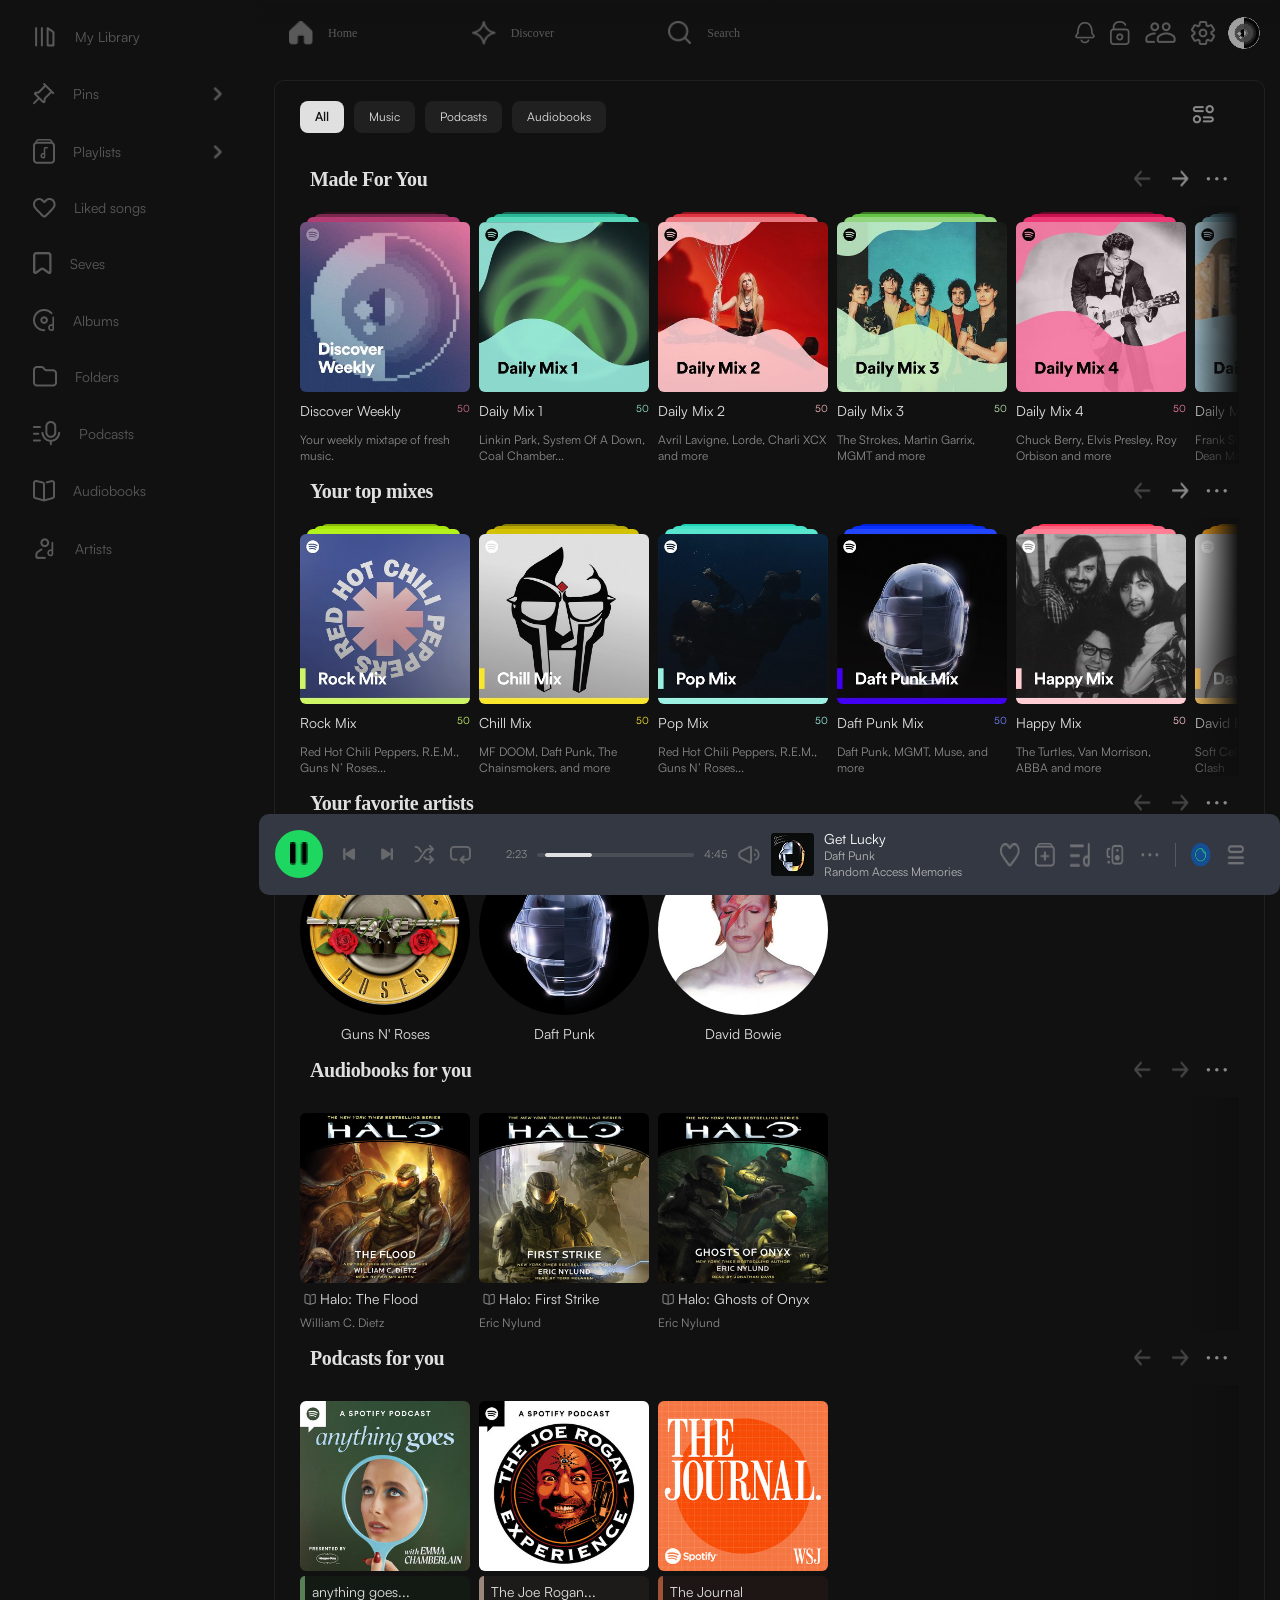
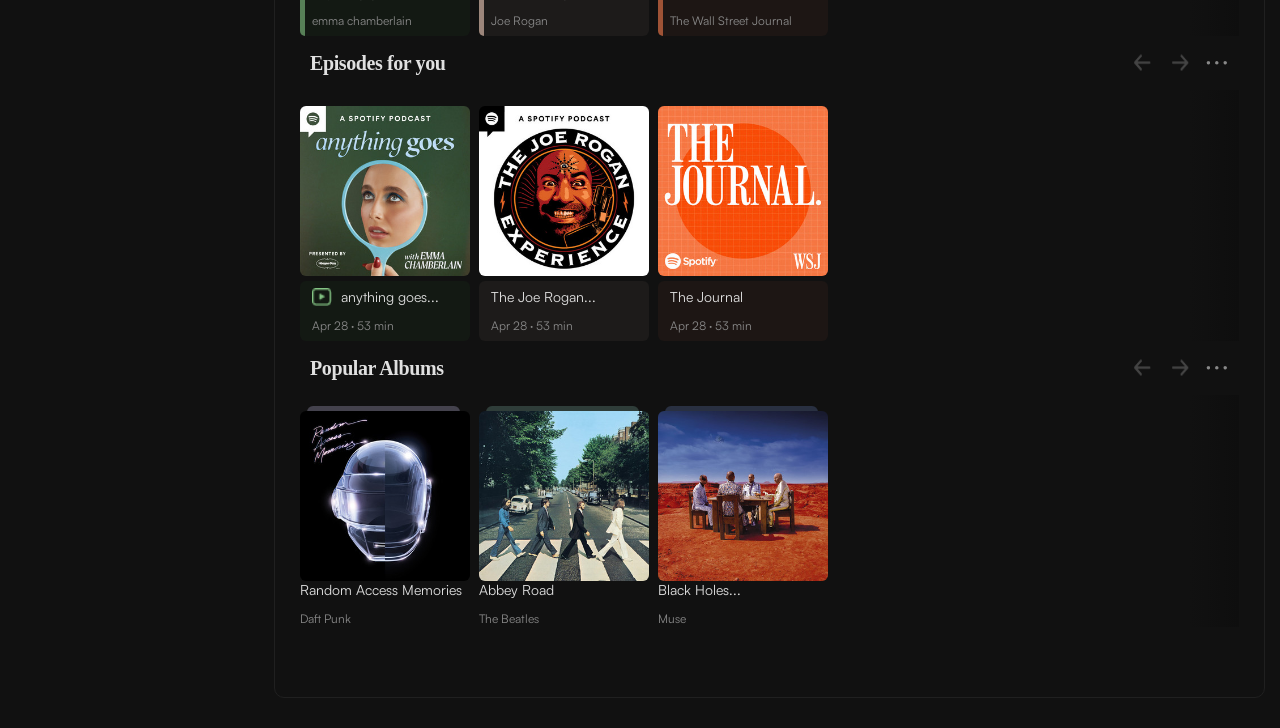
<file: index.html>
<!DOCTYPE html>
<html lang="en">

<head>
    <meta charset="UTF-8">
    <meta name="viewport" content="width=device-width, initial-scale=1.0">
    <title>Spotifly</title>
    <link rel="stylesheet" href="./css/main.css">
</head>

<body>
    <!-- 

    ASIDE BAR
    
    Needs to be asigned~~~~~~~

    -->
    <aside class="sidebar">
        <ul class="sidebar-actions">
            <li class="sidebar-action"><a class="action-name"><img src="./assets/images/asideimgs/lybrarydesktop.png" alt="Library" class="action-icon">My Library</a></li>
            <li class="sidebar-action"><a class="action-name"><img src="./assets/images/asideimgs/pins.png" alt="Pins" class="action-icon">Pins</a>
                <span class="dropdown-button"><img src="./assets/images/asideimgs/dropdown.png" alt="Dropdown"></span></li>
            <li class="sidebar-action"><a class="action-name"><img src="./assets/images/asideimgs/playlist.png" alt="Playlists" class="action-icon">Playlists</a>
                <span class="dropdown-button"><img src="./assets/images/asideimgs/dropdown.png" alt="Dropdown"></span></li>
            <li class="sidebar-action"><a class="action-name"><img src="./assets/images/asideimgs/likedsongs.png" alt="Likedsongs" class="action-icon">Liked songs</a></li>
            <li class="sidebar-action"><a class="action-name"><img src="./assets/images/asideimgs/saves.png" alt="Saves" class="action-icon">Seves</a></li>
            <li class="sidebar-action"><a class="action-name"><img src="./assets/images/asideimgs/albums.png" alt="Albums" class="action-icon">Albums</a></li>
            <li class="sidebar-action"><a class="action-name"><img src="./assets/images/asideimgs/folders.png" alt="Folders" class="action-icon">Folders</a></li>
            <li class="sidebar-action"><a class="action-name"><img src="./assets/images/asideimgs/podcasts.png" alt="Podcasts" class="action-icon">Podcasts</a></li>
            <li class="sidebar-action"><a class="action-name"><img src="./assets/images/asideimgs/audiobooks.png" alt="Audiobooka" class="action-icon">Audiobooks</a></li>
            <li class="sidebar-action"><a class="action-name"><img src="./assets/images/asideimgs/artists.png" alt="Action" class="action-icon">Artists</a></li>
        </ul>
    </aside>


    <main>


        <!-- Needs to be asigned ~~~~~~~~~ -->



        <!-- 

        NAVIGATION

         Attention:
         To the person who works on this section!!

         I have not added some icons for the header navigation because they are not visible on phone design yet.
         whenever anyone will make the responsive design for desktop, don't forget to add missing icons to this section
         and position the navigation normally at the top of the page
        -->
<!--This is my section, Julie-->
        <nav class="header-nav">
            <section class="nav-phone">
                <a href="./index.html" class="nav-item">
                    <img src="./assets/images/homeicon.png" alt="home" class="nav-icon">
                    <span class="nav-title">Home</span>
                </a>
                <a href="#" class="nav-item">
                    <img src="./assets/images/staricon.png" alt="Star" class="nav-icon">
                    <span class="nav-title">Discover</span>
                </a>
                <a href="./search.html" class="nav-item">
                    <img src="./assets/images/searchbtn.png" alt="Search" class="nav-icon">
                    <span class="nav-title">Search</span>
                </a>
                <a href="#" class="nav-item">
                    <img src="./assets/images/lybrary.png" alt="Library" class="nav-icon library">
                    <span class="nav-title library">Library</span>
                </a>
                <a href="#" class="nav-item">
                    <img src="./assets/images/personme.png" alt="Profile" class="nav-icon person">
                    <span class="nav-title person">Me</span>
                </a>
            <div class="header-actions">
                <a href="#">
                    <img src="./assets/images/bell.png" class="action-item" alt="Bell">
                </a>
                <a href="#">
                    <img src="./assets/images/lock.png" class="action-item" alt="Padlock">
                </a>
                <button href="#" id="open-friends">
                    <img src="./assets/images/people.png" class="action-item" alt="People">
                </button>
                <a href="#">
                    <img src="./assets/images/setting.png" class="action-item" alt="Setting">
                </a>
                <a href="#">
                    <img src="./assets/images/sprite.png" class="action-item" alt="Sprite">
                </a>      
            </div>
            </section>
        </nav>
        <!--My section ends here. Julie-->

        

        <!-- Needs to be asigned ~~~~~~~~~ -->

        <!-- 

        MAIN SECTIOn

        Attention:
        To the person who works on this section!!

        on desktop mode there is a navigation with arrow buttons missing on the phone menu because of horizontal scroll.
        horizontal scroll has to be responsive and normal.
        I have not added the artists row to the main section so that has to be done as well.
        -->
        


            <!-- 
            
            SANDROS SECTION
            
            -->



            
            
            
            
            <!-- 
                
            My section from here
            
            -->
        <section class="main-section" id="main-section">
            <section class="main-cards">
                <section class="main-section-filters">
                    <div class="filter-buttons">
    
                        <section class="filter-left">
                            <button class="filter-button desktop">All</button>
                            <button class="filter-button">Music</button>
                            <button class="filter-button">Podcasts</button>
                            <button class="filter-button">Audiobooks</button>
                        </section>
    
                        <button class="filter-button other">
                            <img src="./assets/images/icons big.png" alt="other filters" class="other-filter">
                        </button>
                    </div>
    
                    <div class="recents-list">
    
                        <a href="#" class="recent-item">
                            <img src="./assets/images/Rectangle 6.png" alt="album cover" class="recent-item-img">
                            <div class="recent-item-desc">
                                <span class="recent-item-title">Get Lucky feat...</span>
                                <span class="recent-item-artist">Daft Punk</span>
                            </div>
                        </a>
    
                        <a href="#" class="recent-item">
                            <img src="./assets/images/image 8.png" alt="album cover" class="recent-item-img">
                            <div class="recent-item-desc">
                                <span class="recent-item-title">Daily Mix 2</span>
                            </div>
                        </a>
    
                        <a href="#" class="recent-item">
                            <img src="./assets/images/image 6.png" alt="album cover" class="recent-item-img">
                            <div class="recent-item-desc">
                                <span class="recent-item-title">Daily Mix 1</span>
                            </div>
                        </a>
    
                        <a href="#" class="recent-item">
                            <img src="./assets/images/Rectangle 6.png" alt="album cover" class="recent-item-img">
                            <div class="recent-item-desc">
                                <span class="recent-item-title">Instant Crush</span>
                                <span class="recent-item-artist">Daft Punk</span>
                            </div>
                        </a>
    
                        <a href="#" class="recent-item">
                            <img src="./assets/images/Rectangle 6.png" alt="album cover" class="recent-item-img">
                            <div class="recent-item-desc">
                                <span class="recent-item-title">Around the Wo...</span>
                                <span class="recent-item-artist">Daft Punk</span>
                            </div>
                        </a>
    
                        <a href="#" class="recent-item">
                            <img src="./assets/images/image 2.png" alt="album cover" class="recent-item-img">
                            <div class="recent-item-desc">
                                <span class="recent-item-title">Rock Mix</span>
                            </div>
                        </a>
    
                    </div>
    
                </section>
                <section class="main-cards-title">
                    <h3 class="card-title">Made For You</h3>
                    <section class="card-nav">
                        <img src="./assets/images/left arrow.png" alt="left arrow" class="card-nav-arrow-left">
                        <img src="./assets/images/right arrow.png" alt="right arrow" class="card-nav-arrow-right">
                        <img src="./assets/images/dots.png" alt="three dots" class="card-settings"> 
                    </section>
                </section>
                <section class="main-cards-row">
                    <section class="main-card">
                        <img src="./assets/images/discover.png" alt="discovery mix" class="main-card-img">
                        <div class="main-card-boxes-one pink"></div>
                        <div class="main-card-boxes-two pink"></div>
                        <div class="main-card-boxes-three pink"></div>
                        <div class="main-card-playbtn">
                            <img src="./assets/images/play.png" alt="playbtn" class="card-playbtn">
                        </div>
                        <section class="main-card-text">
                            <span class="collection-title">Discover Weekly</span>
                            <span class="collection-count pink">50</span>
                        </section>
                        <span class="collection-desc">Your weekly mixtape of fresh music.</span>
                    </section>
                    <section class="main-card">
                        <img src="./assets/images/mix1.png" alt="mix 1" class="main-card-img">
                        <div class="main-card-boxes-one cyan"></div>
                        <div class="main-card-boxes-two cyan"></div>
                        <div class="main-card-boxes-three cyan"></div>
                        <div class="main-card-playbtn">
                            <img src="./assets/images/play.png" alt="playbtn" class="card-playbtn">
                        </div>
                        <section class="main-card-text">
                            <span class="collection-title">Daily Mix 1</span>
                            <span class="collection-count cyan">50</span>
                        </section>
                        <span class="collection-desc">Linkin Park, System Of A Down, Coal Chamber...</span>
                    </section>
                    <section class="main-card">
                        <img src="./assets/images/mix2.png" alt="mix 2" class="main-card-img">
                        <div class="main-card-boxes-one lpink"></div>
                        <div class="main-card-boxes-two lpink"></div>
                        <div class="main-card-boxes-three lpink"></div>
                        <div class="main-card-playbtn">
                            <img src="./assets/images/play.png" alt="playbtn" class="card-playbtn">
                        </div>
                        <section class="main-card-text">
                            <span class="collection-title">Daily Mix 2</span>
                            <span class="collection-count lpink">50</span>
                        </section>
                        <span class="collection-desc">Avril Lavigne, Lorde, Charli XCX and more</span>
                    </section>
                    <section class="main-card">
                        <img src="./assets/images/mix3.png" alt="mix 3" class="main-card-img">
                        <div class="main-card-boxes-one lgreen"></div>
                        <div class="main-card-boxes-two lgreen"></div>
                        <div class="main-card-boxes-three lgreen"></div>
                        <div class="main-card-playbtn">
                            <img src="./assets/images/play.png" alt="playbtn" class="card-playbtn">
                        </div>
                        <section class="main-card-text">
                            <span class="collection-title">Daily Mix 3</span>
                            <span class="collection-count lgreen">50</span>
                        </section>
                        <span class="collection-desc">The Strokes, Martin Garrix, MGMT and more</span>
                    </section>
                    <section class="main-card">
                        <img src="./assets/images/mix4.png" alt="mix 4" class="main-card-img">
                        <div class="main-card-boxes-one lred"></div>
                        <div class="main-card-boxes-two lred"></div>
                        <div class="main-card-boxes-three lred"></div>
                        <div class="main-card-playbtn">
                            <img src="./assets/images/play.png" alt="playbtn" class="card-playbtn">
                        </div>
                        <section class="main-card-text">
                            <span class="collection-title">Daily Mix 4</span>
                            <span class="collection-count lred">50</span>
                        </section>
                        <span class="collection-desc">Chuck Berry, Elvis Presley, Roy Orbison and more</span>
                    </section>
                    <section class="main-card">
                        <img src="./assets/images/mix6.png" alt="mix 5" class="main-card-img">
                        <div class="main-card-boxes-one lblue"></div>
                        <div class="main-card-boxes-two lblue"></div>
                        <div class="main-card-boxes-three lblue"></div>
                        <div class="main-card-playbtn">
                            <img src="./assets/images/play.png" alt="playbtn" class="card-playbtn">
                        </div>
                        <section class="main-card-text">
                            <span class="collection-title">Daily Mix 5</span>
                            <span class="collection-count lblue">50</span>
                        </section>
                        <span class="collection-desc">Frank Sinatra, Gerhard Trede, Dean Martin and more</span>
                    </section>
                    <section class="main-card">
                        <img src="./assets/images/nirvana.png" alt="nirvana mix" class="main-card-img">
                        <div class="main-card-boxes-one yellow"></div>
                        <div class="main-card-boxes-two yellow"></div>
                        <div class="main-card-boxes-three yellow"></div>
                        <div class="main-card-playbtn">
                            <img src="./assets/images/play.png" alt="playbtn" class="card-playbtn">
                        </div>
                        <section class="main-card-text">
                            <span class="collection-title">Nirvana Radio</span>
                            <span class="collection-count yellow">50</span>
                        </section>
                        <span class="collection-desc">The Strokes, Martin Garrix, MGMT and more</span>
                    </section>
                    <section class="main-card">
                        <img src="./assets/images/fob.png" alt="fallout boy radio" class="main-card-img">
                        <div class="main-card-boxes-one lbrown"></div>
                        <div class="main-card-boxes-two lbrown"></div>
                        <div class="main-card-boxes-three lbrown"></div>
                        <div class="main-card-playbtn">
                            <img src="./assets/images/play.png" alt="playbtn" class="card-playbtn">
                        </div>
                        <section class="main-card-text">
                            <span class="collection-title">Fall Out Boy Radio</span>
                            <span class="collection-count lbrown">50</span>
                        </section>
                        <span class="collection-desc">With Panic! At The Disco, The All-American Rejects,...</span>
                    </section>
                    <section class="main-card">
                        <img src="./assets/images/adele.png" alt="adele radio" class="main-card-img">
                        <div class="main-card-boxes-one lorange"></div>
                        <div class="main-card-boxes-two lorange"></div>
                        <div class="main-card-boxes-three lorange"></div>
                        <div class="main-card-playbtn">
                            <img src="./assets/images/play.png" alt="playbtn" class="card-playbtn">
                        </div>
                        <section class="main-card-text">
                            <span class="collection-title">Adele Radio</span>
                            <span class="collection-count lorange">50</span>
                        </section>
                        <span class="collection-desc">With Sia, Sam Smith, P!nk and more</span>
                    </section>
                    <section class="main-card">
                        <img src="./assets/images/daft punk.png" alt="dp (daft punk)" class="main-card-img">
                        <div class="main-card-boxes-one green"></div>
                        <div class="main-card-boxes-two green"></div>
                        <div class="main-card-boxes-three green"></div>
                        <div class="main-card-playbtn">
                            <img src="./assets/images/play.png" alt="playbtn" class="card-playbtn">
                        </div>
                        <section class="main-card-text">
                            <span class="collection-title">Daft Punk Radio</span>
                            <span class="collection-count green">50</span>
                        </section>
                        <span class="collection-desc">With Justice, The Chemical Brothers, ...</span>
                    </section>
                    <section class="main-card">
                        <img src="./assets/images/abba.png" alt="abba radio" class="main-card-img">
                        <div class="main-card-boxes-one lpurple"></div>
                        <div class="main-card-boxes-two lpurple"></div>
                        <div class="main-card-boxes-three lpurple"></div>
                        <div class="main-card-playbtn">
                            <img src="./assets/images/play.png" alt="playbtn" class="card-playbtn">
                        </div>
                        <section class="main-card-text">
                            <span class="collection-title">ABBA Radio</span>
                            <span class="collection-count lpurple">50</span>
                        </section>
                        <span class="collection-desc">With Honey M., Bee Gees, Bonnie Tyler, and more</span>
                    </section>
                    <section class="main-card">
                        <img src="./assets/images/mix3 repeat.png" alt="old mix 3" class="main-card-img">
                        <div class="main-card-boxes-one fgreen"></div>
                        <div class="main-card-boxes-two fgreen"></div>
                        <div class="main-card-boxes-three fgreen"></div>
                        <div class="main-card-playbtn">
                            <img src="./assets/images/play.png" alt="playbtn" class="card-playbtn">
                        </div>
                        <section class="main-card-text">
                            <span class="collection-title">Daily Mix 3</span>
                            <span class="collection-count fgreen">50</span>
                        </section>
                        <span class="collection-desc">One Direction, Avril Lavigne, Lorde, and more</span>
                    </section>
                </section>
                <section class="main-cards-title">
                    <h3 class="card-title">Your top mixes</h3>
                    <section class="card-nav">
                        <img src="./assets/images/left arrow.png" alt="left arrow" class="card-nav-arrow-left">
                        <img src="./assets/images/right arrow.png" alt="right arrow" class="card-nav-arrow-right">
                        <img src="./assets/images/dots.png" alt="three dots" class="card-settings"> 
                    </section>
                </section>
                <section class="main-cards-row">
                    <section class="main-card green">
                        <img src="./assets/images/rock.png" alt="rock mix" class="main-card-img">
                        <div class="main-card-boxes-one"></div>
                        <div class="main-card-boxes-two"></div>
                        <div class="main-card-boxes-three"></div>
                        <div class="main-card-playbtn">
                            <img src="./assets/images/play.png" alt="playbtn" class="card-playbtn">
                        </div>
                        <section class="main-card-text">
                            <span class="collection-title">Rock Mix</span>
                            <span class="collection-count">50</span>
                        </section>
                        <span class="collection-desc">Red Hot Chili Peppers, R.E.M., Guns N’ Roses...</span>
                    </section>
                    <section class="main-card yellow">
                        <img src="./assets/images/chill.png" alt="chill mix" class="main-card-img">
                        <div class="main-card-boxes-one"></div>
                        <div class="main-card-boxes-two"></div>
                        <div class="main-card-boxes-three"></div>
                        <div class="main-card-playbtn">
                            <img src="./assets/images/play.png" alt="playbtn" class="card-playbtn">
                        </div>
                        <section class="main-card-text">
                            <span class="collection-title">Chill Mix</span>
                            <span class="collection-count">50</span>
                        </section>
                        <span class="collection-desc">MF DOOM, Daft Punk, The Chainsmokers, and more</span>
                    </section>
                    <section class="main-card blue">
                        <img src="./assets/images/pop.png" alt="pop mix" class="main-card-img">
                        <div class="main-card-boxes-one"></div>
                        <div class="main-card-boxes-two"></div>
                        <div class="main-card-boxes-three"></div>
                        <div class="main-card-playbtn">
                            <img src="./assets/images/play.png" alt="playbtn" class="card-playbtn">
                        </div>
                        <section class="main-card-text">
                            <span class="collection-title">Pop Mix</span>
                            <span class="collection-count">50</span>
                        </section>
                        <span class="collection-desc">Red Hot Chili Peppers, R.E.M., Guns N’ Roses...</span>
                    </section>
                    <section class="main-card dblue">
                        <img src="./assets/images/daft mix.png" alt="daft punk mix" class="main-card-img">
                        <div class="main-card-boxes-one"></div>
                        <div class="main-card-boxes-two"></div>
                        <div class="main-card-boxes-three"></div>
                        <div class="main-card-playbtn">
                            <img src="./assets/images/play.png" alt="playbtn" class="card-playbtn">
                        </div>
                        <section class="main-card-text">
                            <span class="collection-title">Daft Punk Mix</span>
                            <span class="collection-count">50</span>
                        </section>
                        <span class="collection-desc">Daft Punk, MGMT, Muse, and more</span>
                    </section>
                    <section class="main-card pink">
                        <img src="./assets/images/happy.png" alt="happy mix" class="main-card-img">
                        <div class="main-card-boxes-one"></div>
                        <div class="main-card-boxes-two"></div>
                        <div class="main-card-boxes-three"></div>
                        <div class="main-card-playbtn">
                            <img src="./assets/images/play.png" alt="playbtn" class="card-playbtn">
                        </div>
                        <section class="main-card-text">
                            <span class="collection-title">Happy Mix</span>
                            <span class="collection-count">50</span>
                        </section>
                        <span class="collection-desc">The Turtles, Van Morrison, ABBA and more</span>
                    </section>
                    <section class="main-card orange">
                        <img src="./assets/images/bowie.png" alt="bowie mix" class="main-card-img">
                        <div class="main-card-boxes-one"></div>
                        <div class="main-card-boxes-two"></div>
                        <div class="main-card-boxes-three"></div>
                        <div class="main-card-playbtn">
                            <img src="./assets/images/play.png" alt="playbtn" class="card-playbtn">
                        </div>
                        <section class="main-card-text">
                            <span class="collection-title">David Bowie Mix</span>
                            <span class="collection-count">50</span>
                        </section>
                        <span class="collection-desc">Soft Cell, The Who and The Clash</span>
                    </section>
                    <section class="main-card dgreen">
                        <img src="./assets/images/upbeat.png" alt="upbeat mix" class="main-card-img">
                        <div class="main-card-boxes-one"></div>
                        <div class="main-card-boxes-two"></div>
                        <div class="main-card-boxes-three"></div>
                        <div class="main-card-playbtn">
                            <img src="./assets/images/play.png" alt="playbtn" class="card-playbtn">
                        </div>
                        <section class="main-card-text">
                            <span class="collection-title">Upbeat Mix</span>
                            <span class="collection-count">50</span>
                        </section>
                        <span class="collection-desc">Kylie Minogue, Charli XCX, Cage The Elephant and...</span>
                    </section>
                    <section class="main-card purple">
                        <img src="./assets/images/60s.png" alt="60s mix" class="main-card-img">
                        <div class="main-card-boxes-one"></div>
                        <div class="main-card-boxes-two"></div>
                        <div class="main-card-boxes-three"></div>
                        <div class="main-card-playbtn">
                            <img src="./assets/images/play.png" alt="playbtn" class="card-playbtn">
                        </div>
                        <section class="main-card-text">
                            <span class="collection-title">60s Mix</span>
                            <span class="collection-count">50</span>
                        </section>
                        <span class="collection-desc">Chuck Berry, Skeeter David, Van Morrison and...</span>
                    </section>
                </section>
                <section class="main-cards-title">
                    <h3 class="card-title">Your favorite artists</h3>
                    <section class="card-nav">
                        <img src="./assets/images/left arrow.png" alt="left arrow" class="card-nav-arrow-left">
                        <img src="./assets/images/right arrow.png" alt="right arrow" class="card-nav-arrow-right impossible">
                        <img src="./assets/images/dots.png" alt="three dots" class="card-settings"> 
                    </section>
                </section>
                <section class="main-cards-artists">
                    <section class="artists-card">
                        <img src="./assets/images/gnr.png" alt="guns and roses" class="artist-image">
                        <span class="card-artist-name">Guns N' Roses</span>
                    </section>
                    <section class="artists-card">
                        <img src="./assets/images/dp.png" alt="daft punk" class="artist-image">
                        <span class="card-artist-name">Daft Punk</span>
                    </section>
                    <section class="artists-card">
                        <img src="./assets/images/db.png" alt="david bowie" class="artist-image">
                        <span class="card-artist-name">David Bowie</span>
                    </section>
                </section>
                <section class="main-cards-title">
                    <h3 class="card-title">Audiobooks for you</h3>
                    <section class="card-nav">
                        <img src="./assets/images/left arrow.png" alt="left arrow" class="card-nav-arrow-left">
                        <img src="./assets/images/right arrow.png" alt="right arrow" class="card-nav-arrow-right impossible">
                        <img src="./assets/images/dots.png" alt="three dots" class="card-settings"> 
                    </section>
                </section>
                <section class="main-cards-row">
                    <section class="main-card">
                        <img src="./assets/images/halo flood.png" alt="halo flood" class="main-card-img books">
                        <section class="main-card-books">
                            <img src="./assets/images/book.png" alt="audio book" class="book-img">
                            <span class="collection-title">Halo: The Flood</span>
                        </section>
                        <span class="collection-desc">William C. Dietz</span>
                    </section>
                    <section class="main-card">
                        <img src="./assets/images/halo fs.png" alt="halo first strike" class="main-card-img books">
                        <section class="main-card-books">
                            <img src="./assets/images/book.png" alt="audio book" class="book-img">
                            <span class="collection-title">Halo: First Strike</span>
                        </section>
                        <span class="collection-desc">Eric Nylund</span>
                    </section>
                    <section class="main-card">
                        <img src="./assets/images/halo goo.png" alt="halo ghosts" class="main-card-img books">
                        <section class="main-card-books">
                            <img src="./assets/images/book.png" alt="audio book" class="book-img">
                            <span class="collection-title">Halo: Ghosts of Onyx</span>
                        </section>
                        <span class="collection-desc">Eric Nylund</span>
                    </section>
                </section>
                <section class="main-cards-title">
                    <h3 class="card-title">Podcasts for you</h3>
                    <section class="card-nav">
                        <img src="./assets/images/left arrow.png" alt="left arrow" class="card-nav-arrow-left">
                        <img src="./assets/images/right arrow.png" alt="right arrow" class="card-nav-arrow-right impossible">
                        <img src="./assets/images/dots.png" alt="three dots" class="card-settings"> 
                    </section> 
                </section>
                <section class="main-cards-row">
                    <section class="main-card egreen">
                        <img src="./assets/images/emma.png" alt="emmas podcast" class="main-card-img">
                        <section class="podcast-box">
                            <div class="podcast-color"></div>
                            <section class="podcast-text">
                                <span class="collection-title">anything goes...</span>
                                <span class="collection-desc">emma chamberlain</span>
                            </section>
                        </section>
                    </section>
                    <section class="main-card jskin">
                        <img src="./assets/images/jre.png" alt="joes podcast" class="main-card-img">
                        <section class="podcast-box">
                            <div class="podcast-color"></div>
                            <section class="podcast-text">
                                <span class="collection-title">The Joe Rogan...</span>
                                <span class="collection-desc">Joe Rogan</span>
                            </section>
                        </section>
                    </section>
                    <section class="main-card worange">
                        <img src="./assets/images/wsj.png" alt="wsj podcast" class="main-card-img">
                        <section class="podcast-box">
                            <div class="podcast-color"></div>
                            <section class="podcast-text">
                                <span class="collection-title">The Journal</span>
                                <span class="collection-desc">The Wall Street Journal</span>
                            </section>
                        </section>
                    </section>
                </section>
                <section class="main-cards-title">
                    <h3 class="card-title">Episodes for you</h3>
                    <section class="card-nav">
                        <img src="./assets/images/left arrow.png" alt="left arrow" class="card-nav-arrow-left">
                        <img src="./assets/images/right arrow.png" alt="right arrow" class="card-nav-arrow-right impossible">
                        <img src="./assets/images/dots.png" alt="three dots" class="card-settings"> 
                    </section>
                </section>
                <section class="main-cards-row">
                    <section class="main-card egreen">
                        <img src="./assets/images/emma.png" alt="emmas podcast" class="main-card-img">
                        <section class="podcast-box">
                            <section class="podcast-text">
                                <div class="podcast-title">
                                    <img src="./assets/images/resume_podcast.png" alt="resume" class="main-podcast-img">
                                    <span class="collection-title">anything goes...</span>
                                </div>
                                <span class="collection-desc">Apr 28 · 53 min</span>
                            </section>
                        </section>
                    </section>
                    <section class="main-card jskin">
                        <img src="./assets/images/jre.png" alt="joes podcast" class="main-card-img">
                        <section class="podcast-box">
                            <section class="podcast-text">
                                <span class="collection-title">The Joe Rogan...</span>
                                <span class="collection-desc">Apr 28 · 53 min</span>
                            </section>
                        </section>
                    </section>
                    <section class="main-card worange">
                        <img src="./assets/images/wsj.png" alt="wsj podcast" class="main-card-img">
                        <section class="podcast-box">
                            <section class="podcast-text">
                                <span class="collection-title">The Journal</span>
                                <span class="collection-desc">Apr 28 · 53 min</span>
                            </section>
                        </section>
                    </section>
                </section>
                <section class="main-cards-title">
                    <h3 class="card-title">Popular Albums</h3>
                    <section class="card-nav">
                        <img src="./assets/images/left arrow.png" alt="left arrow" class="card-nav-arrow-left">
                        <img src="./assets/images/right arrow.png" alt="right arrow" class="card-nav-arrow-right impossible">
                        <img src="./assets/images/dots.png" alt="three dots" class="card-settings"> 
                    </section>
                </section>
                <section class="main-cards-row bottom">
                    <section class="main-card ablue">
                        <img src="./assets/images/dpalbum.png" alt="daft punk album" class="main-card-img">
                        <div class="main-card-boxes-one"></div>
                        <section class="main-card-albums">  
                            <span class="collection-title">Random Access Memories</span>
                            <span class="collection-desc">Daft Punk</span>
                        </section>
                    </section>
                    <section class="main-card agreen">
                        <img src="./assets/images/balbum.png" alt="beatles album" class="main-card-img">
                        <div class="main-card-boxes-one"></div>
                        <section class="main-card-albums">
                            <span class="collection-title">Abbey Road</span>
                            <span class="collection-desc">The Beatles</span>
                        </section>
                        </section>
                    <section class="main-card apurple">
                        <img src="./assets/images/malbum.png" alt="muse album" class="main-card-img">
                        <div class="main-card-boxes-one"></div>
                        <section class="main-card-albums">
                            <span class="collection-title">Black Holes...</span>
                            <span class="collection-desc">Muse</span>
                        </section>
                    </section>
                </section>
        </section>

        <section class="friends-section" id="friends-section">
            <section class="friends-header">
                <h2 class="friends-title">Friends Activity</h2>
                <section class="friends-actions">
                    <img src="./assets/images/addfriend.png" alt="find friends" class="friends-actions-btn">
                    <button class="close-btn" id="close-button">
                        <img src="./assets/images/closesection.png" alt="close" class="friends-actions-btn">
                    </button>
                </section>
            </section>
            <section class="friends-box">
                <div class="friend">
                    <img src="./assets/images/friend4.png" alt="friend picture" class="friend-img">
                    <div class="friend-text">
                        <span class="friend-name">FriendlyMusicListener</span>
                        <div class="friend-activity">
                            <img src="./assets/images/online now.png" alt="active friend">
                            <span class="friend-activity-song">Goosebumps <span class="friend-activity-artist">· Travis Scott</span></span>
                        </div>
                    </div>
                </div>
                <div class="friend">
                    <img src="./assets/images/friend1.png" alt="friend picture" class="friend-img">
                    <div class="friend-text">
                        <span class="friend-name">AverageMusicEnjoyer</span>
                        <div class="friend-activity">
                            <img src="./assets/images/online now.png" alt="active friend">
                            <span class="friend-activity-song">Get Lucky <span class="friend-activity-artist">· Daft Punk</span></span>
                        </div>
                    </div>
                </div>
                <div class="friend">
                    <img src="./assets/images/friend2.png" alt="friend picture" class="friend-img">
                    <div class="friend-text">
                        <span class="friend-name">MusicEnthusiast</span>
                        <div class="friend-activity">
                            <span class="friend-activity-song offline"><span class="friend-activity-artist">1h</span> would he <span class="friend-activity-artist">· joji</span></span>
                        </div>
                    </div>
                </div>
                <div class="friend">
                    <img src="./assets/images/friend3.png" alt="friend picture" class="friend-img">
                    <div class="friend-text">
                        <span class="friend-name">IListenToMusic56</span>
                        <div class="friend-activity">
                            <span class="friend-activity-song offline"><span class="friend-activity-artist">1h</span> Rockstar <span class="friend-activity-artist">· Post Malone</span></span>
                        </div>
                    </div>
                </div>
            </section>
        </section> 


        <!-- Needs to be asigned ~~~~~~~~~ -->

        <!-- 
        Attention:
        To the person who works on this section!!
        
        Player section is also missing some buttons due to them not being displayed on mobile version 
        and being displayed on desktop version. don't forget to add those buttons.
        as I noticed the desktop version has a different layout of this section. 
        whoever works on this part might have to rearrange the buttons entirely 
        -->
<!--This is my section-->
<!--JULIE-->
        <section class="player-section">
            <div class="player-actions">
                <button class="player-main-btn"><img src="./assets/images/playerimgs/playbtn.png" alt="PlayPause"></button>
                <div class="player-nav">
                    <img src="./assets/images/playerimgs/leftarrow.png" alt="Arrow" class="player-icon">
                    <img src="./assets/images/playerimgs/rightarrow.png" alt="Arrow" class="player-icon">
                    <img src="./assets/images/playerimgs/shafflearrows.png" alt="Shuffle" class="player-icon">
                    <img src="./assets/images/playerimgs/refreshicon.png" alt="Refresh" class="player-icon">
                </div>
                <div class="player-timeline">
                <span class="player-time">2:23</span>
                <div class="player-progress-wrapper">
                    <div class="player-line"></div> 
                </div>
                <span class="player-time">4:45</span>
                <img src="./assets/images/playerimgs/voiceicon.png" alt="" class="player-volume-icon">
                <img src="./assets/images/playerimg.png" alt="album cover" class="player-img">
                <div class="player-info">
                    <span class="player-desk-title">Get Lucky</span>
                    <span class="player-desk-artist">Daft Punk</span>
                    <span class="player-desk-album">Random Access Memories</span>
                </div>
            </div>
            </div>

            <div class="player-card">
                <img src="./assets/images/playerimg.png" alt="album cover" class="player-other-img">
                <div class="player-text">
                    <span class="player-title">Get Lucky (feat. Pharrell Williams and Nile Rodgers)</span>
                    <span class="player-artist">Daft Punk</span>
                </div>
                        <div class="player-extra">
                            <img src="./assets/images/playerimgs/hearticon.png"  class="player-extra-icon" alt="Heart">
                            <img src="./assets/images/playerimgs/likeicon.png" class="player-extra-icon" alt="Like">
                            <img src="./assets/images/playerimgs/noteplayer.png" class="player-extra-icon" alt="Note">
                            <img src="./assets/images/playerimgs/remoteicon.png" class="player-extra-icon" alt="Remote">
                            <img src="./assets/images/playerimgs/viewes icon.png" class="player-extra-icon" alt="View">
                            <div class="player-line-line"></div>
                            <img src="./assets/images/playerimgs/diskicon.png" class="player-extra-icon" alt="Disk">
                            <img src="./assets/images/playerimgs/burger icon.png" class="player-extra-icon" alt="">
                        </div> 
                <img src="./assets/images/likesimg.png" alt="add to likes" class="like-btn">
                <img src="./assets/images/playerarrow.png" alt="resume playing" class="resume-btn">
            </div>
            <div class="player-line"></div>           
        </section>
       
        <!--ENDS SECTION-->
    </main>

    <script src="./script/main.js" defer></script>
</body>

</html>
</file>
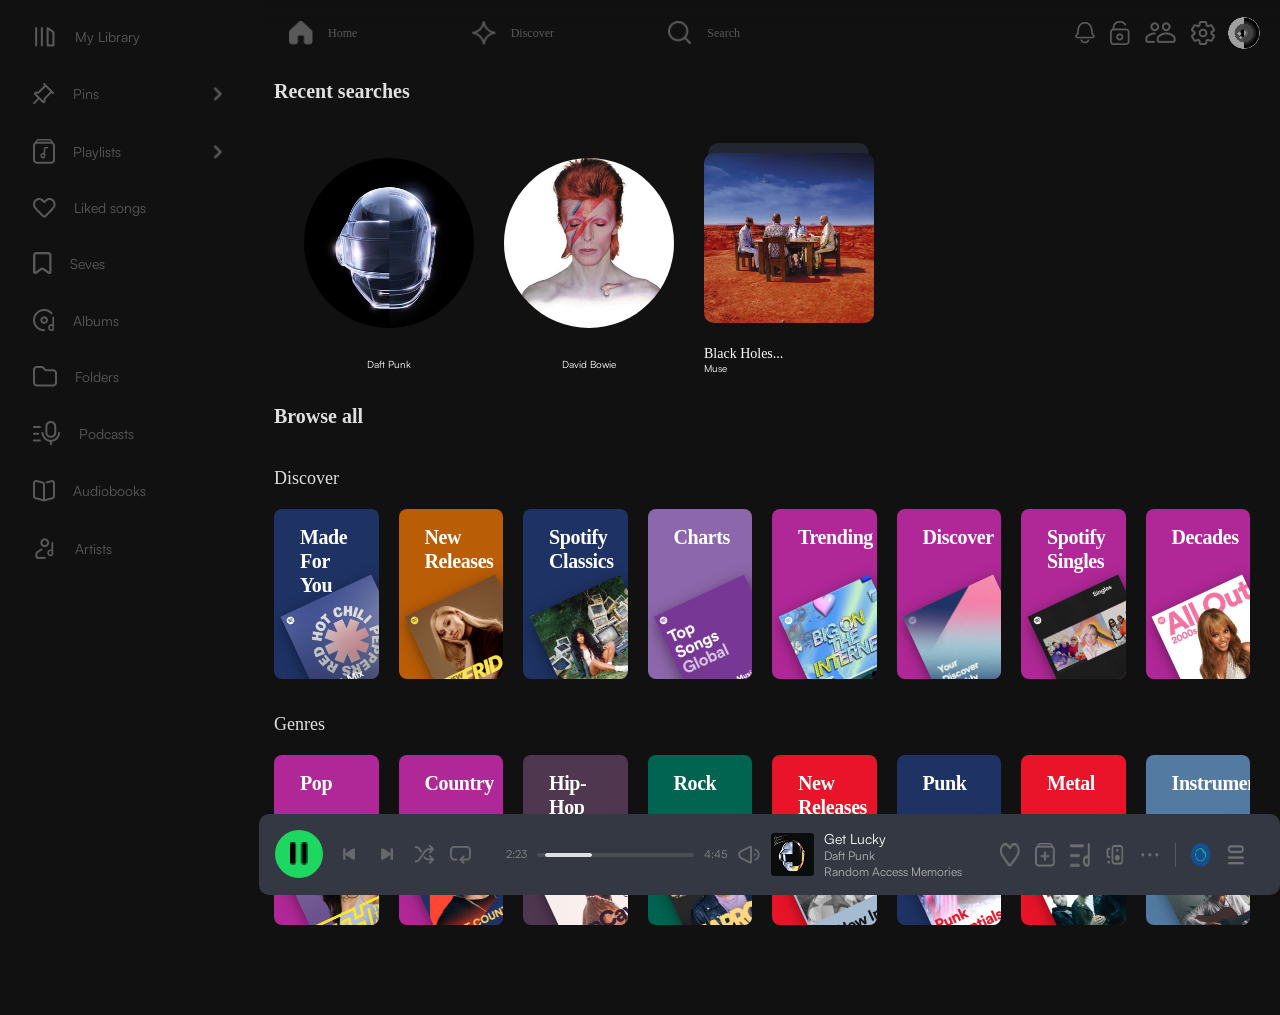
<file: search.html>
<!DOCTYPE html>
<html lang="en">
<head>
<meta charset="UTF-8">
<meta name="viewport" content="width=device-width, initial-scale=1.0">
<title>Discover</title>
<link rel="stylesheet" href="./css/main.css">
</head>

<body>

    <aside class="sidebar">
        <ul class="sidebar-actions">
            <li class="sidebar-action"><a class="action-name"><img src="./assets/images/asideimgs/lybrarydesktop.png" alt="Library" class="action-icon">My Library</a></li>
            <li class="sidebar-action"><a class="action-name"><img src="./assets/images/asideimgs/pins.png" alt="Pins" class="action-icon">Pins</a>
                <span class="dropdown-button"><img src="./assets/images/asideimgs/dropdown.png" alt="Dropdown"></span></li>
            <li class="sidebar-action"><a class="action-name"><img src="./assets/images/asideimgs/playlist.png" alt="Playlists" class="action-icon">Playlists</a>
                <span class="dropdown-button"><img src="./assets/images/asideimgs/dropdown.png" alt="Dropdown"></span></li>
            <li class="sidebar-action"><a class="action-name"><img src="./assets/images/asideimgs/likedsongs.png" alt="Likedsongs" class="action-icon">Liked songs</a></li>
            <li class="sidebar-action"><a class="action-name"><img src="./assets/images/asideimgs/saves.png" alt="Saves" class="action-icon">Seves</a></li>
            <li class="sidebar-action"><a class="action-name"><img src="./assets/images/asideimgs/albums.png" alt="Albums" class="action-icon">Albums</a></li>
            <li class="sidebar-action"><a class="action-name"><img src="./assets/images/asideimgs/folders.png" alt="Folders" class="action-icon">Folders</a></li>
            <li class="sidebar-action"><a class="action-name"><img src="./assets/images/asideimgs/podcasts.png" alt="Podcasts" class="action-icon">Podcasts</a></li>
            <li class="sidebar-action"><a class="action-name"><img src="./assets/images/asideimgs/audiobooks.png" alt="Audiobooka" class="action-icon">Audiobooks</a></li>
            <li class="sidebar-action"><a class="action-name"><img src="./assets/images/asideimgs/artists.png" alt="Action" class="action-icon">Artists</a></li>
        </ul>
    </aside>

    <main class="discover-container">
        <section class="main-section" id="main-section">
            <nav class="header-nav">
                <section class="nav-phone">
                    <a href="./index.html" class="nav-item">
                        <img src="./assets/images/homeicon.png" alt="home" class="nav-icon">
                        <span class="nav-title">Home</span>
                    </a>
                    <a href="#" class="nav-item">
                        <img src="./assets/images/staricon.png" alt="Star" class="nav-icon">
                        <span class="nav-title">Discover</span>
                    </a>
                    <a href="./search.html" class="nav-item">
                        <img src="./assets/images/searchbtn.png" alt="Search" class="nav-icon">
                        <span class="nav-title">Search</span>
                    </a>
                    <a href="#" class="nav-item">
                        <img src="./assets/images/lybrary.png" alt="Library" class="nav-icon library">
                        <span class="nav-title library">Library</span>
                    </a>
                    <a href="#" class="nav-item">
                        <img src="./assets/images/personme.png" alt="Profile" class="nav-icon person">
                        <span class="nav-title person">Me</span>
                    </a>
                <div class="header-actions">
                    <a href="#">
                        <img src="./assets/images/bell.png" class="action-item" alt="Bell">
                    </a>
                    <a href="#">
                        <img src="./assets/images/lock.png" class="action-item" alt="Padlock">
                    </a>
                    <button href="#" id="open-friends">
                        <img src="./assets/images/people.png" class="action-item" alt="People">
                    </button>
                    <a href="#">
                        <img src="./assets/images/setting.png" class="action-item" alt="Setting">
                    </a>
                    <a href="#">
                        <img src="./assets/images/sprite.png" class="action-item" alt="Sprite">
                    </a>      
                </div>
                </section>
            </nav>
            <h1 class="search-main-tittl">Recent searches</h1>
            <section class="recent-searches">
                <figure class="searches-artist">
                    <img src="./assets/images/recentsearchesimg1.png" class="artist-images">
                    <figcaption>Daft Punk</figcaption>
                </figure>

                <figure class="searches-artist">
                    <img src="./assets/images/resentsearchesimg2.png" class="artist-images">
                    <figcaption>David Bowie</figcaption>
                </figure>

                <figure class="searches-artist-third">
                        <img src="./assets/images/resentsearchesimg3.png" class="artist-images">
                        <div class="artist-background"></div>
                        <figcaption class="artist-text">Black Holes...</figcaption>
                        <span>Muse</span>
                </figure>

            </section>
            <section class="search-wrapper">
                <div class="search-bar">
                    <input type="text" placeholder="What do you want to play?" class="search-input">
                    <img src="./assets/images/searchsvg.svg" alt="Search" class="icon">
                    <img src="./assets/images/camerasvg.svg" alt="Camera" class="icon-camera">
                </div>     
            </section>
            <h1 class="search-main-tittl">Browse all</h1>
            <h2 class="section-title">Discover</h2>
            <section class="discover-cards-wrapper">
                    <article class="card blue">
                        <h3 class="card-title">Made For You</h3>
                        <img src="./assets/images/discoverimg1.png" class="card-img" alt="Made for you">  
                    </article>
                    <article class="card orange">
                        <h3 class="card-title">New Releases</h3>
                        <img src="./assets/images/discoverimp2.png" class="card-img" alt="New releases"> 
                    </article>
                    <article class="card navy"> 
                        <h3 class="card-title">Spotify Classics</h3>
                        <img src="./assets/images/discoverimg3.png" class="card-img" alt="Spotify classics"> 
                    </article>
                    <article class="card purple">
                        <h3 class="card-title">Charts</h3>
                        <img src="./assets/images/dicoverimg4.png" class="card-img" alt="Charts"> 
                    </article>
                    <article class="card pink">
                        <h3 class="card-title">Trending</h3>
                        <img src="./assets/images/discoverimg5.png" class="card-img" alt="Trending"> 
                    </article>
                    <article class="card violet">
                        <h3 class="card-title">Discover</h3>
                        <img src="./assets/images/discoverimg6.png" class="card-img" alt="Discover"> 
                    </article>
                    <article class="card gray">
                        <h3 class="card-title">Spotify Singles</h3>
                        <img src="./assets/images/discoverimg7.png" class="card-img" alt="Spotify singles"> 
                    </article>
                    <article class="card gold">
                        <h3 class="card-title">Decades</h3>
                        <img src="./assets/images/discoverimg8.png" class="card-img" alt="Decades"> 
                    </article>
            </section>
            <h2 class="section-title">Genres</h2>
            <section class="genre-cards-wrapper genres">
                <article class="card green">
                    <h3 class="card-title">Pop</h3>
                    <img src="./assets/images/genresimg1.png" class="card-img" alt="Made for you"> 
                </article>
                <article class="card orange2">
                    <h3 class="card-title">Country</h3>
                    <img src="./assets/images/genresimg2.png" class="card-img" alt="Country"> 
                </article>
                <article class="card brown">
                    <h3 class="card-title">Hip-Hop</h3>
                    <img src="./assets/images/genresimg3.png" class="card-img" alt="Hip-Hop"> 
                </article>
                <article class="card teal">
                    <h3 class="card-title">Rock</h3>
                    <img src="./assets/images/genresimg4.png" class="card-img" alt="Rock"> 
                </article>
                <article class="card red">
                    <h3 class="card-title">New Releases</h3>
                    <img src="./assets/images/genresimg5.png" class="card-img" alt="New releases"> 
                </article>
                <article class="card darkblue">
                    <h3 class="card-title">Punk</h3>
                    <img src="./assets/images/genresimg6.png" class="card-img" alt="Punk"> 
                </article>
                <article class="card red2">
                    <h3 class="card-title">Metal</h3>
                    <img src="./assets/images/genresimg7.png" class="card-img" alt="Metal"> 
                </article>
                <article class="card sky">
                    <h3 class="card-title">Instrumental</h3>
                    <img src="./assets/images/genresimg8.png" class="card-img" alt="Instrumental"> 
                </article>
            </section>
        </section>
        <section class="friends-section" id="friends-section">
            <section class="friends-header">
                <h2 class="friends-title">Friends Activity</h2>
                <section class="friends-actions">
                    <img src="./assets/images/addfriend.png" alt="find friends" class="friends-actions-btn">
                    <button class="close-btn" id="close-button">
                        <img src="./assets/images/closesection.png" alt="close" class="friends-actions-btn">
                    </button>
                </section>
            </section>
            <section class="friends-box">
                <div class="friend">
                    <img src="./assets/images/friend4.png" alt="friend picture" class="friend-img">
                    <div class="friend-text">
                        <span class="friend-name">FriendlyMusicListener</span>
                        <div class="friend-activity">
                            <img src="./assets/images/online now.png" alt="active friend">
                            <span class="friend-activity-song">Goosebumps <span class="friend-activity-artist">· Travis Scott</span></span>
                        </div>
                    </div>
                </div>
                <div class="friend">
                    <img src="./assets/images/friend1.png" alt="friend picture" class="friend-img">
                    <div class="friend-text">
                        <span class="friend-name">AverageMusicEnjoyer</span>
                        <div class="friend-activity">
                            <img src="./assets/images/online now.png" alt="active friend">
                            <span class="friend-activity-song">Get Lucky <span class="friend-activity-artist">· Daft Punk</span></span>
                        </div>
                    </div>
                </div>
                <div class="friend">
                    <img src="./assets/images/friend2.png" alt="friend picture" class="friend-img">
                    <div class="friend-text">
                        <span class="friend-name">MusicEnthusiast</span>
                        <div class="friend-activity">
                            <span class="friend-activity-song offline"><span class="friend-activity-artist">1h</span> would he <span class="friend-activity-artist">· joji</span></span>
                        </div>
                    </div>
                </div>
                <div class="friend">
                    <img src="./assets/images/friend3.png" alt="friend picture" class="friend-img">
                    <div class="friend-text">
                        <span class="friend-name">IListenToMusic56</span>
                        <div class="friend-activity">
                            <span class="friend-activity-song offline"><span class="friend-activity-artist">1h</span> Rockstar <span class="friend-activity-artist">· Post Malone</span></span>
                        </div>
                    </div>
                </div>
            </section>
        </section> 
        <section class="player-section">
            <div class="player-actions">
                <button class="player-main-btn"><img src="./assets/images/playerimgs/playbtn.png" alt="PlayPause"></button>
                <div class="player-nav">
                    <img src="./assets/images/playerimgs/leftarrow.png" alt="Arrow" class="player-icon">
                    <img src="./assets/images/playerimgs/rightarrow.png" alt="Arrow" class="player-icon">
                    <img src="./assets/images/playerimgs/shafflearrows.png" alt="Shuffle" class="player-icon">
                    <img src="./assets/images/playerimgs/refreshicon.png" alt="Refresh" class="player-icon">
                </div>
                <div class="player-timeline">
                <span class="player-time">2:23</span>
                <div class="player-progress-wrapper">
                    <div class="player-line"></div> 
                </div>
                <span class="player-time">4:45</span>
                <img src="./assets/images/playerimgs/voiceicon.png" alt="" class="player-volume-icon">
                <img src="./assets/images/playerimg.png" alt="album cover" class="player-img">
                <div class="player-info">
                    <span class="player-desk-title">Get Lucky</span>
                    <span class="player-desk-artist">Daft Punk</span>
                    <span class="player-desk-album">Random Access Memories</span>
                </div>
            </div>
            </div>

            <div class="player-card">
                <img src="./assets/images/playerimg.png" alt="album cover" class="player-other-img">
                <div class="player-text">
                    <span class="player-title">Get Lucky (feat. Pharrell Williams and Nile Rodgers)</span>
                    <span class="player-artist">Daft Punk</span>
                </div>
                        <div class="player-extra">
                            <img src="./assets/images/playerimgs/hearticon.png"  class="player-extra-icon" alt="Heart">
                            <img src="./assets/images/playerimgs/likeicon.png" class="player-extra-icon" alt="Like">
                            <img src="./assets/images/playerimgs/noteplayer.png" class="player-extra-icon" alt="Note">
                            <img src="./assets/images/playerimgs/remoteicon.png" class="player-extra-icon" alt="Remote">
                            <img src="./assets/images/playerimgs/viewes icon.png" class="player-extra-icon" alt="View">
                            <div class="player-line-line"></div>
                            <img src="./assets/images/playerimgs/diskicon.png" class="player-extra-icon" alt="Disk">
                            <img src="./assets/images/playerimgs/burger icon.png" class="player-extra-icon" alt="">
                        </div> 
                <img src="./assets/images/likesimg.png" alt="add to likes" class="like-btn">
                <img src="./assets/images/playerarrow.png" alt="resume playing" class="resume-btn">
            </div>
            <div class="player-line"></div>           
        </section>
    </main>
    <script src="./script/main.js" defer></script>
</body>
</html>
</file>
<file: css/main.css>
* {
  margin: 0;
  padding: 0;
  box-sizing: border-box;
}

button {
  cursor: pointer;
}

a {
  text-decoration: none;
  color: inherit;
}

html {
  font-size: 62.5%;
}

footer, header, nav, section, main {
  display: block;
}

ol, ul {
  list-style: none;
}

@font-face {
  font-family: "Satoshi-Regular";
  src: url("/scss/base/fonts/Satoshi-Regular.woff2") format("woff2"), url("/scss/base/fonts/Satoshi-Regular.woff") format("woff"), url("/scss/base/fonts/Satoshi-Regular.ttf") format("truetype");
  font-weight: 400;
  font-display: swap;
  font-style: normal;
}
* {
  font-family: "Satoshi-Regular";
}

.sidebar {
  position: fixed;
  top: 0;
  left: 0;
  width: 259px;
  height: 100vh;
  background-color: #111111;
}

.sidebar-actions {
  padding: 0.8rem 1.6rem;
}

.sidebar-action {
  display: flex;
  align-items: center;
  justify-content: space-between;
  padding: 1.7rem;
  cursor: pointer;
  filter: grayscale(1);
  opacity: 0.6;
  transition: 0.3s;
}
.sidebar-action:hover {
  filter: grayscale(0);
  opacity: 1;
}
.sidebar-action {
  transition: background-color 0.2s ease;
}

.sidebar-action:hover {
  background-color: rgba(32, 32, 32, 0.5);
  border-radius: 0.8rem;
}

.action-name {
  display: flex;
  align-items: center;
  color: rgb(137, 137, 137);
  font-size: 1.4rem;
  font-weight: 400;
}

.action-icon {
  margin-right: 1.8rem;
  object-fit: contain;
}

.dropdown-button {
  display: flex;
  align-items: center;
}

.dropdown-button img {
  width: 1.8rem;
  height: 1.8rem;
  color: rgb(137, 137, 137);
}

@media (max-width: 60rem) {
  .sidebar {
    display: none;
  }
}
.header-nav {
  width: 100%;
  position: fixed;
  bottom: 0;
  left: 0;
  right: 0;
  z-index: 1000;
  padding: 1.5rem;
  background: linear-gradient(180deg, rgba(17, 17, 17, 0.85) 0%, #111111 42.62%);
  backdrop-filter: blur(0.3rem);
}
.header-nav .nav-phone {
  display: flex;
  align-items: center;
  justify-content: space-around;
  padding-inline: 1rem;
  height: 9.5rem;
}
.header-nav .nav-item {
  display: flex;
  flex-direction: column;
  align-items: center;
  justify-content: center;
  color: rgb(137, 137, 137);
  filter: grayscale(1);
  opacity: 0.6;
  transition: 0.3s;
}
.header-nav .nav-item:hover {
  filter: grayscale(0);
  opacity: 1;
}
.header-nav .nav-item {
  transition: background-color 0.2s ease;
  padding: 1.7rem;
  justify-content: space-between;
}
.header-nav .nav-item:hover {
  background-color: rgba(32, 32, 32, 0.5);
  border-radius: 0.8rem;
}
.header-nav .nav-icon {
  width: 2.4rem;
  height: 2.4rem;
  margin-bottom: 1.1rem;
}
.header-nav .nav-title {
  font-family: Satoshi;
  font-weight: 400;
  font-size: 1.2rem;
  line-height: 100%;
  letter-spacing: 3%;
  color: rgb(137, 137, 137);
}

.header-actions {
  display: flex;
  align-items: center;
  justify-content: flex-end;
  gap: 1.3rem;
}
.header-actions .action-item {
  display: flex;
  filter: grayscale(1);
  opacity: 0.6;
  transition: 0.3s;
}
.header-actions .action-item:hover {
  filter: grayscale(0);
  opacity: 1;
}
.header-actions .action-item img {
  width: 100%;
}
.header-actions #open-friends {
  border: none;
  background-color: transparent;
}

@media (max-width: 60rem) {
  .header-actions,
  .action-item {
    display: none;
  }
}
@media (min-width: 60rem) {
  .header-nav {
    position: fixed;
    width: calc(100vw - 25.9rem);
    left: 25.9rem;
    height: 6.4rem;
    padding: 0 1rem;
    top: 0;
  }
  .header-nav .nav-phone {
    display: flex;
    text-align: center;
    flex-direction: row;
    justify-content: space-between;
    padding-bottom: 3rem;
  }
  .header-nav .nav-item {
    display: flex;
    flex-direction: row;
    align-items: center;
    gap: 15px;
    padding: 1rem;
  }
  .header-nav .library,
  .header-nav .nav-title .library {
    display: none;
  }
  .header-nav .person,
  .header-nav .nav-title .person {
    display: none;
  }
  .header-nav .nav-icon {
    margin-bottom: 0;
  }
}
.main-section-filters {
  padding: 1.3rem 1.5rem 1.3rem 0;
}
.main-section-filters .filter-buttons {
  display: flex;
  justify-content: space-between;
  align-items: center;
  margin-bottom: 2.2rem;
  overflow-x: auto;
}
.main-section-filters .filter-buttons::-webkit-scrollbar {
  display: none;
}
.main-section-filters .filter-buttons .filter-left {
  display: flex;
  gap: 1rem;
}
.main-section-filters .filter-buttons .filter-button {
  background-color: #202020;
  color: #E0E0E0;
  border: none;
  padding: 0.8rem 1.5rem;
  border-radius: 0.8rem;
  font-size: 1.2rem;
  white-space: nowrap;
  cursor: pointer;
  transition: background-color 0.2s ease;
}
.main-section-filters .filter-buttons .filter-button.desktop {
  display: none;
}
.main-section-filters .filter-buttons .filter-button.desktop:hover {
  background-color: rgb(198.5, 198.5, 198.5);
}
.main-section-filters .filter-buttons .filter-button:hover {
  background-color: #333842;
}
.main-section-filters .filter-buttons .filter-button.other {
  border: none;
  background-color: transparent;
  padding: 0;
}
.main-section-filters .filter-buttons .other-filter {
  margin-left: auto;
  cursor: pointer;
}
.main-section-filters .recents-list {
  display: grid;
  gap: 0.8rem;
  grid-template-columns: repeat(auto-fit, minmax(17rem, 1fr));
}
.main-section-filters .recents-list .recent-item {
  display: flex;
  align-items: center;
  padding: 1rem 1.4rem;
  background-color: #202020;
  border-radius: 1rem;
  overflow: hidden;
  text-decoration: none;
  transition: background-color 0.3s;
}
.main-section-filters .recents-list .recent-item:hover {
  background-color: #333842;
}
.main-section-filters .recents-list .recent-item .recent-item-img {
  width: 5.6rem;
  height: 5.6rem;
  border-radius: 0.8rem;
  object-fit: cover;
}
.main-section-filters .recents-list .recent-item-desc {
  padding: 0 0.8rem;
  overflow: hidden;
}
.main-section-filters .recents-list .recent-item .recent-item-title {
  display: block;
  color: #E0E0E0;
  font-size: clamp(1.2rem, 1.1518518519rem + 0.1234567901vw, 1.3rem);
  margin-bottom: 0.4rem;
  white-space: nowrap;
  overflow: hidden;
  text-overflow: ellipsis;
}
.main-section-filters .recents-list .recent-item .recent-item-artist {
  display: block;
  color: #898989;
  font-size: 1.2rem;
}

.main-card-boxes-one.pink {
  background-color: rgb(179.0077319588, 60.4922680412, 114.8118556701);
}

.main-card-boxes-two.pink {
  background-color: rgb(121.8298969072, 41.1701030928, 78.1391752577);
}

.main-card-boxes-three.pink {
  background-color: rgb(45.5927835052, 15.4072164948, 29.2422680412);
}

.collection-count.pink {
  color: #CE6E9A;
}

.main-card-boxes-one.cyan {
  background-color: rgb(87.0992366412, 215.4007633588, 185.3053435115);
}

.main-card-boxes-two.cyan {
  background-color: rgb(43.1297709924, 182.8702290076, 150.0916030534);
}

.main-card-boxes-three.cyan {
  background-color: rgb(23.6641221374, 100.3358778626, 82.3511450382);
}

.collection-count.cyan {
  color: #95E6D3;
}

.main-card-boxes-one.lpink {
  background-color: rgb(233.737804878, 117.762195122, 127.4268292683);
}

.main-card-boxes-two.lpink {
  background-color: rgb(223.4756097561, 51.5243902439, 65.8536585366);
}

.main-card-boxes-three.lpink {
  background-color: rgb(149.7926829268, 23.2073170732, 33.756097561);
}

.collection-count.lpink {
  color: #F4B8BD;
}

.main-card-boxes-one.lgreen {
  background-color: rgb(147.1875, 211.875, 125.625);
}

.main-card-boxes-two.lgreen {
  background-color: rgb(99.375, 192.75, 68.25);
}

.main-card-boxes-three.lgreen {
  background-color: rgb(59.625, 119.25, 39.75);
}

.collection-count.lgreen {
  color: #C3E7B7;
}

.main-card-boxes-one.lred {
  background-color: rgb(236.4428571429, 57.0571428571, 117.3678571429);
}

.main-card-boxes-two.lred {
  background-color: rgb(198.4, 18.6, 79.05);
}

.main-card-boxes-three.lred {
  background-color: rgb(105.1428571429, 9.8571428571, 41.8928571429);
}

.collection-count.lred {
  color: #F37FA6;
}

.main-card-boxes-one.lblue {
  background-color: rgb(111.55, 156.85, 171.95);
}

.main-card-boxes-two.lblue {
  background-color: rgb(75.9, 117.3, 131.1);
}

.main-card-boxes-three.lblue {
  background-color: rgb(38.5, 59.5, 66.5);
}

.collection-count.lblue {
  color: #A0BEC8;
}

.main-card-boxes-one.yellow {
  background-color: rgb(251.8409090909, 193.3977272727, 49.6590909091);
}

.main-card-boxes-two.yellow {
  background-color: rgb(221.5909090909, 158.5227272727, 3.4090909091);
}

.main-card-boxes-three.yellow {
  background-color: rgb(121.1363636364, 86.6590909091, 1.8636363636);
}

.collection-count.yellow {
  color: #FDD87D;
}

.main-card-boxes-one.lbrown {
  background-color: rgb(186.5, 132.3372093023, 118);
}

.main-card-boxes-two.lbrown {
  background-color: rgb(152, 91.9069767442, 76);
}

.main-card-boxes-three.lbrown {
  background-color: rgb(84, 50.7906976744, 42);
}

.collection-count.lbrown {
  color: #D4B2A9;
}

.main-card-boxes-one.lorange {
  background-color: rgb(207.2368421053, 140.6578947368, 55.2631578947);
}

.main-card-boxes-two.lorange {
  background-color: rgb(150.1052631579, 100.0701754386, 35.8947368421);
}

.main-card-boxes-three.lorange {
  background-color: rgb(67.7894736842, 45.1929824561, 16.2105263158);
}

.collection-count.lorange {
  color: #DEB075;
}

.main-card-boxes-one.green {
  background-color: rgb(90.8793103448, 168.6206896552, 148.4655172414);
}

.main-card-boxes-two.green {
  background-color: rgb(63.1034482759, 119.8965517241, 105.1724137931);
}

.main-card-boxes-three.green {
  background-color: rgb(27.9310344828, 53.0689655172, 46.5517241379);
}

.collection-count.green {
  color: #8DC3B5;
}

.main-card-boxes-one.lpurple {
  background-color: rgb(114.8082706767, 146.3120300752, 185.6917293233);
}

.main-card-boxes-two.lpurple {
  background-color: rgb(74.1052631579, 107.7894736842, 149.8947368421);
}

.main-card-boxes-three.lpurple {
  background-color: rgb(40.3609022556, 58.7067669173, 81.6390977444);
}

.collection-count.lpurple {
  color: #A6BAD3;
}

.main-card-boxes-one.fgreen {
  background-color: rgb(147.1875, 211.875, 125.625);
}

.main-card-boxes-two.fgreen {
  background-color: rgb(99.375, 192.75, 68.25);
}

.main-card-boxes-three.fgreen {
  background-color: rgb(59.625, 119.25, 39.75);
}

.collection-count.fgreen {
  color: #C3E7B7;
}

.main-card.green .main-card-boxes-one {
  background-color: rgb(180.0644171779, 241.7760736196, 28.7239263804);
}
.main-card.green .main-card-boxes-two {
  background-color: rgb(168.3435582822, 231.472392638, 13.527607362);
}
.main-card.green .main-card-boxes-three {
  background-color: rgb(133.3006134969, 183.2883435583, 10.7116564417);
}
.main-card.green .collection-count {
  color: #CCF665;
}

.main-card.yellow .main-card-boxes-one {
  background-color: rgb(210.5138248848, 192.5552995392, 5.9861751152);
}
.main-card.yellow .main-card-boxes-two {
  background-color: rgb(185.7188940092, 169.8755760369, 5.2811059908);
}
.main-card.yellow .main-card-boxes-three {
  background-color: rgb(136.1290322581, 124.5161290323, 3.8709677419);
}
.main-card.yellow .collection-count {
  color: #F9E72C;
}

.main-card.blue .main-card-boxes-one {
  background-color: rgb(88.4782608696, 230.0217391304, 206.7086956522);
}
.main-card.blue .main-card-boxes-two {
  background-color: rgb(66.3043478261, 226.6956521739, 200.2782608696);
}
.main-card.blue .main-card-boxes-three {
  background-color: rgb(31.5652173913, 210.4347826087, 180.9739130435);
}
.main-card.blue .collection-count {
  color: #9BF0E2;
}

.main-card.dblue .main-card-boxes-one {
  background-color: rgb(34.5, 69.71875, 255);
}
.main-card.dblue .main-card-boxes-two {
  background-color: rgb(9, 48.2916666667, 255);
}
.main-card.dblue .main-card-boxes-three {
  background-color: rgb(0, 34.0208333333, 213);
}
.main-card.dblue .collection-count {
  color: #6F86FF;
}

.main-card.pink .main-card-boxes-one {
  background-color: rgb(255, 126.5, 148.7403846154);
}
.main-card.pink .main-card-boxes-two {
  background-color: rgb(255, 101, 127.6538461538);
}
.main-card.pink .main-card-boxes-three {
  background-color: rgb(255, 50, 85.4807692308);
}
.main-card.pink .collection-count {
  color: #FFCBD4;
}

.main-card.orange .main-card-boxes-one {
  background-color: rgb(255, 169.1225165563, 27.5);
}
.main-card.orange .main-card-boxes-two {
  background-color: rgb(255, 159.4966887417, 2);
}
.main-card.orange .main-card-boxes-three {
  background-color: rgb(206, 128.238410596, 0);
}
.main-card.orange .collection-count {
  color: #FFC668;
}

.main-card.dgreen .main-card-boxes-one {
  background-color: rgb(21.6540697674, 73.8459302326, 59.4098837209);
}
.main-card.dgreen .main-card-boxes-two {
  background-color: rgb(15.8720930233, 54.1279069767, 43.5465116279);
}
.main-card.dgreen .main-card-boxes-three {
  background-color: rgb(4.3081395349, 14.6918604651, 11.8197674419);
}
.main-card.dgreen .collection-count {
  color: #27856B;
}

.main-card.purple .main-card-boxes-one {
  background-color: rgb(150.55625, 12.94375, 94.69375);
}
.main-card.purple .main-card-boxes-two {
  background-color: rgb(127.075, 10.925, 79.925);
}
.main-card.purple .main-card-boxes-three {
  background-color: rgb(80.1125, 6.8875, 50.3875);
}
.main-card.purple .collection-count {
  color: #DD138B;
}

.main-cards {
  display: flex;
  flex-direction: column;
  gap: 1.5rem;
  padding-left: 1.5rem;
}
.main-cards-title {
  display: flex;
  justify-content: space-between;
  padding-right: 1rem;
}
.main-cards-title .card-nav {
  display: flex;
  gap: 1.342rem;
  cursor: pointer;
}
.main-cards-title .card-nav-arrow-left, .main-cards-title .card-nav-arrow-right {
  display: none;
}
.main-cards-title .card-title {
  color: #E0E0E0;
  font-size: 2rem;
}
.main-cards-row {
  position: relative;
  display: flex;
  gap: 0.9rem;
  padding-top: 1.6rem;
  overflow-x: auto;
  overflow-y: visible;
  flex-wrap: nowrap;
  scrollbar-width: none;
}
.main-cards-row .main-card {
  display: flex;
  flex-direction: column;
  position: relative;
  min-width: 14.1rem;
  max-width: 17rem;
  cursor: pointer;
}
.main-cards-row .main-card-playbtn {
  display: flex;
  position: absolute;
  opacity: 0;
  transform: translateY(1rem);
  transition: opacity 0.35s ease, transform 0.35s ease;
  width: 4rem;
  height: 4rem;
  border-radius: 50%;
  background-color: #1ED760;
  cursor: pointer;
}
.main-cards-row .main-card-img {
  flex: 0 0 auto;
  max-width: 100%;
  height: auto;
  border-radius: 0.602rem;
  z-index: 4;
  position: relative;
}
.main-cards-row .main-card-img .books {
  flex: 0 0 auto;
}
.main-cards-row .main-card-boxes-one {
  position: absolute;
  top: -0.5rem;
  left: 0.7rem;
  min-height: 50%;
  min-width: 90%;
  z-index: 3;
  border-radius: 0.602rem 0.602rem 0 0;
}
.main-cards-row .main-card-boxes-two {
  position: absolute;
  top: -0.8rem;
  left: 1.4rem;
  min-height: 50%;
  min-width: 80%;
  z-index: 2;
  border-radius: 0.602rem 0.602rem 0 0;
}
.main-cards-row .main-card-boxes-three {
  position: absolute;
  top: -1.05rem;
  left: 2.1rem;
  min-height: 50%;
  min-width: 70%;
  z-index: 1;
  border-radius: 0.602rem 0.602rem 0 0;
}
.main-cards-row .main-card-text {
  display: flex;
  justify-content: space-between;
  margin-top: 1rem;
  margin-bottom: 0.604rem;
}
.main-cards-row .main-card .collection-title {
  color: #E0E0E0;
  font-size: clamp(1.1rem, 0.9555555556rem + 0.3703703704vw, 1.4rem);
}
.main-cards-row .main-card .podcast-box {
  margin-top: 0.5rem;
  position: relative;
  border-radius: 0.6rem;
  display: flex;
  flex-direction: column;
  padding: 0.7rem 1rem 0.7rem 1.2rem;
}
.main-cards-row .main-card .podcast-box .podcast-color {
  position: absolute;
  width: 0.5rem;
  left: 0;
  top: 0;
  bottom: 0;
  border-radius: 0.6rem 0 0 0.6rem;
}
.main-cards-row .main-card .podcast-box .podcast-title {
  display: flex;
  gap: 0.9rem;
}
.main-cards-row .main-card .podcast-box .main-podcast-img {
  width: 2rem;
}
.main-cards-row .main-card .podcast-box .podcast-text {
  display: flex;
  flex-direction: column;
  gap: 0.6rem;
}
.main-cards-row .main-card.egreen .podcast-box {
  background-color: rgba(59, 177, 59, 0.05);
}
.main-cards-row .main-card.egreen .podcast-color {
  background-color: rgba(133, 197, 133, 0.6);
}
.main-cards-row .main-card.jskin .podcast-box {
  background-color: rgba(241, 206, 188, 0.05);
}
.main-cards-row .main-card.jskin .podcast-color {
  background-color: rgba(241, 206, 188, 0.6);
}
.main-cards-row .main-card.worange .podcast-box {
  background-color: rgba(246, 125, 77, 0.05);
}
.main-cards-row .main-card.worange .podcast-color {
  background-color: rgba(246, 125, 77, 0.6);
}
.main-cards-row .main-card-books {
  display: flex;
  justify-content: flex-start;
  align-items: center;
  margin-top: 0.604rem;
}
.main-cards-row .main-card .collection-desc {
  color: #898989;
  font-size: clamp(0.9rem, 0.7555555556rem + 0.3703703704vw, 1.2rem);
  padding-right: 0.2rem;
  margin-top: 0.604rem;
}
.main-cards-row .main-card-albums {
  display: flex;
  flex-direction: column;
  gap: 0.6rem;
}
.main-cards-row .main-card.ablue .main-card-boxes-one {
  background-color: rgba(187, 180, 216, 0.3);
}
.main-cards-row .main-card.agreen .main-card-boxes-one {
  background-color: rgba(117, 164, 150, 0.3);
}
.main-cards-row .main-card.apurple .main-card-boxes-one {
  background-color: rgba(98, 120, 177, 0.3);
}
.main-cards-row::-webkit-scrollbar {
  display: none;
}
.main-cards-row.bottom {
  margin-bottom: 7rem;
}
.main-cards-artists {
  display: flex;
  gap: 0.9rem;
  padding-top: 1.5rem;
  overflow-x: auto;
  flex-wrap: nowrap;
  scrollbar-width: none;
}
.main-cards-artists .artists-card {
  min-width: 14rem;
  max-width: 17rem;
  display: flex;
  flex-direction: column;
  cursor: pointer;
}
.main-cards-artists .artists-card .artist-image {
  flex: 0 0 auto;
  max-width: 100%;
  height: auto;
  border-radius: 50%;
}
.main-cards-artists .artists-card .card-artist-name {
  font-size: clamp(1.2rem, 1.1037037037rem + 0.2469135802vw, 1.4rem);
  margin-top: 1rem;
  text-align: center;
  color: #E0E0E0;
}

@media (min-width: 60rem) {
  .main-section-filters .recents-list {
    display: none;
  }
  .main-section-filters .filter-button:first-child {
    display: flex !important;
    align-items: center;
  }
  .main-section-filters .filter-buttons {
    margin-bottom: 0 !important;
  }
  .main-section-filters .filter-buttons .filter-button.desktop {
    display: block;
    background-color: #E0E0E0;
    color: #111111;
    font-weight: 700;
  }
  .main-cards-row::after {
    content: "";
    position: absolute;
    top: 0;
    right: 0;
    width: 5rem;
    height: 100%;
    pointer-events: none;
    z-index: 20;
    background: linear-gradient(to right, rgba(14, 14, 14, 0), rgb(14, 14, 14));
  }
  .main-cards {
    border-radius: 1rem;
    border: 0.1rem solid #202020;
    padding: 0 2.5rem;
    margin-top: 0;
  }
  .main-cards-row {
    overflow-y: hidden;
    overflow-x: hidden;
  }
  .main-cards .card-nav-arrow-left {
    display: block;
    filter: brightness(50%);
  }
  .main-cards .card-nav-arrow-left:hover {
    transform: scale(105%);
  }
  .main-cards .card-nav-arrow-right {
    display: block;
    transition: filter 0.2s linear 0.1ms;
  }
  .main-cards .card-nav-arrow-right:hover {
    filter: brightness(75%);
    transform: scale(105%);
  }
  .main-cards .card-nav-arrow-right.impossible {
    filter: brightness(50%);
  }
  .main-cards .card-settings {
    transition: filter 0.2s linear 0.1ms;
  }
  .main-cards .card-settings:hover {
    filter: brightness(75%);
    transform: scale(105%);
  }
  .main-card {
    max-width: 17rem;
    flex: 0 0 auto;
    transition: transform 0.25s ease;
  }
  .main-card .main-card-boxes-one,
  .main-card .main-card-boxes-two,
  .main-card .main-card-boxes-three {
    transition: transform 0.5s ease;
  }
  .main-card:hover {
    transform: scale(101%);
  }
  .main-card:hover .main-card-boxes-one {
    transform: translateY(-3px);
  }
  .main-card:hover .main-card-boxes-two {
    transform: translateY(-4px);
  }
  .main-card:hover .main-card-boxes-three {
    transform: translateY(-5px);
  }
  .main-card-playbtn {
    position: absolute;
    right: 1rem;
    bottom: 8.9rem;
    width: 4rem;
    height: 4rem;
    border-radius: 50%;
    background: #1ED760;
    display: flex;
    align-items: center;
    justify-content: center;
    opacity: 0;
    transform: translateY(10px);
    transition: all 0.25s ease;
    z-index: 10;
  }
  .main-card:hover .main-card-playbtn {
    opacity: 1;
    transform: translateY(0);
  }
  .main-cards-artists {
    overflow-y: hidden;
  }
  .artists-card {
    max-width: 17rem;
    flex: 0 0 auto;
  }
  .artists-card:hover {
    transition: transform 0.25s ease;
    transform: scale(101%);
  }
}
.player-section {
  position: fixed;
  bottom: 9.5rem;
  left: 0.8rem;
  right: 0.7rem;
  z-index: 1000;
  background-color: rgb(51, 56, 66);
  border-radius: 1rem;
  padding: 0.8rem;
}
.player-section .player-card {
  display: flex;
  justify-content: space-around;
  align-items: center;
  gap: 2rem;
  padding: 0.8rem;
}
.player-section .player-text {
  display: flex;
  flex-direction: column;
  overflow: hidden;
}
.player-section .player-text:hover {
  transform: scale(1.1);
}
.player-section .player-text:active {
  transform: scale(1.3);
}
.player-section .player-title {
  font-family: Satoshi;
  font-weight: 400;
  color: rgb(219, 219, 219);
  font-size: 1.4rem;
  line-height: 100%;
  display: flex;
  overflow: hidden;
  white-space: nowrap;
  mask-image: linear-gradient(to right, rgb(26, 25, 25) 20%, transparent 100%);
  animation: revealText 0.8s ease-out forwards;
  cursor: pointer;
}
.player-section .player-artist {
  font-family: Satoshi;
  font-weight: 400;
  color: rgb(137, 137, 137);
  font-size: 1.4rem;
  line-height: 100%;
  animation: revealText 0.8s ease-out 0.2s forwards;
}
.player-section .like-btn, .player-section .resume-btn {
  border-width: 2px 2px 2px 2px;
  border-color: solid rgb(137, 137, 137);
  width: auto;
  transition: all 0.3s ease;
  color: rgb(137, 137, 137);
  cursor: pointer;
}
.player-section .like-btn:hover, .player-section .resume-btn:hover {
  transform: scale(1.1);
  filter: brightness(1.2);
}
.player-section .like-btn:active, .player-section .resume-btn:active {
  transform: scale(0.95);
}

.player-img {
  display: block;
  cursor: pointer;
}

.player-line {
  position: absolute;
  bottom: 0;
  width: 15.9rem;
  border: 1px solid rgb(224, 224, 224);
  border-radius: 0.5rem;
}

@keyframes revealText {
  from {
    clip-path: inset(0 0 0 100%);
    transform: translateX(10px);
    opacity: 0;
  }
  to {
    clip-path: inset(0 0 0 0);
    transform: translateX(0);
    opacity: 1;
  }
}
.player-actions {
  gap: 1.5rem;
}
.player-actions .player-nav {
  display: flex;
  gap: 1.5rem;
  align-items: center;
}
.player-actions .player-icon {
  cursor: pointer;
  transition: 0.2s;
  filter: grayscale(1);
  opacity: 0.6;
  transition: 0.3s;
}
.player-actions .player-icon:hover {
  filter: grayscale(0);
  opacity: 1;
}
.player-actions .player-icon:hover {
  opacity: 1;
}

.player-card {
  gap: 1.2rem;
  justify-content: flex-start;
}
.player-card .player-other-img {
  border-radius: 0.4rem;
}

.player-info {
  display: flex;
  flex-direction: column;
}
.player-info .player-desk-title {
  color: #fff;
  font-size: 1.4rem;
  font-weight: 500;
  cursor: pointer;
}
.player-info .player-desk-artist,
.player-info .player-desk-album {
  color: #b3b3b3;
  font-size: 1.2rem;
  text-wrap: nowrap;
  cursor: pointer;
}

.player-extra {
  gap: 1.5rem;
  padding-inline: 1rem;
}
.player-extra .player-extra-icon {
  width: 2rem;
  opacity: 0.7;
  cursor: pointer;
  transition: 0.2s;
}
.player-extra .player-extra-icon:hover {
  opacity: 1;
}
.player-extra .player-line-line {
  width: 1px;
  height: 2.4rem;
  background-color: rgba(224, 224, 224, 0.2);
}

.player-timeline {
  display: flex;
  align-items: center;
  gap: 1rem;
  margin-left: 2rem;
  flex-grow: 1;
}
.player-timeline .player-time {
  font-size: 1.1rem;
  color: rgb(137, 137, 137);
}
.player-timeline .player-progress-wrapper {
  width: 100%;
  min-width: 10rem;
  max-width: 50rem;
  height: 0.4rem;
  background-color: rgba(137, 137, 137, 0.27);
  border-radius: 0.2rem;
  position: relative;
  cursor: pointer;
}
.player-timeline .player-line {
  position: absolute;
  height: 100%;
  width: 30%;
  background-color: rgb(224, 224, 224);
  border-radius: 0.2rem;
  display: block;
  left: 0.8rem;
}

.player-main-btn {
  width: 4.8rem;
  height: 4.8rem;
  background-color: rgb(30, 215, 96);
  border-radius: 50%;
  display: flex;
  justify-content: center;
  align-items: center;
  border: none;
  cursor: pointer;
}
.player-main-btn img {
  width: 1.8rem;
}

@media (min-width: 60rem) {
  .player-section .player-title,
  .player-section .player-artist,
  .resume-btn,
  .player-line,
  .like-btn {
    display: none;
  }
  .player-actions,
  .player-info {
    display: none;
    display: flex;
    flex-grow: 1;
  }
  .player-extra {
    display: flex;
  }
  .player-other-img {
    display: none;
  }
  .player-section {
    display: flex;
    align-items: center;
    justify-content: space-between;
    height: 8.1rem;
    width: calc(100vw - 25.9rem);
    left: 25.9rem;
    position: fixed;
    bottom: 0.5rem;
    padding: 0.8rem 1.6rem;
  }
  .player-volume-icon {
    cursor: pointer;
    filter: grayscale(1);
    opacity: 0.6;
    transition: 0.3s;
  }
  .player-volume-icon:hover {
    filter: grayscale(0);
    opacity: 1;
  }
  .player-volume-icon:hover {
    opacity: 1;
  }
}
@media (max-width: 60rem) {
  .player-actions,
  .player-info,
  .player-extra {
    display: none;
  }
  .player-text {
    display: flex;
    flex-direction: column;
    overflow: hidden;
  }
  .player-text:hover {
    transform: scale(1.1);
  }
  .player-text:active {
    transform: scale(1.3);
  }
}
@media (min-width: 60rem) {
  .friends-section {
    position: fixed;
    right: 0;
    top: 0;
    width: 35.8rem;
    height: 100vh;
    border-radius: 1rem;
    border: 0.1rem solid #202020;
    padding: 2rem 2.1rem;
    display: flex;
    flex-direction: column;
    gap: 3.2rem;
    margin-top: 6.5rem;
  }
  .friends-section .friends-header {
    display: flex;
    justify-content: space-between;
  }
  .friends-section .friends-header .friends-actions {
    display: flex;
    justify-content: center;
    gap: 2.5rem;
    cursor: pointer;
  }
  .friends-section .friends-header .friends-actions-btn {
    filter: grayscale(1);
    opacity: 0.6;
    transition: 0.3s;
  }
  .friends-section .friends-header .friends-actions-btn:hover {
    filter: grayscale(0);
    opacity: 1;
  }
  .friends-section .friends-header .friends-actions-btn:hover {
    opacity: 1;
  }
  .friends-section .friends-header .friends-title {
    color: #E0E0E0;
    font-size: 1.4rem;
    font-weight: 400;
  }
  .friends-section .friends-header .close-btn {
    border: none;
    background-color: transparent;
    display: flex;
    align-items: center;
  }
  .friends-section .friends-box {
    display: flex;
    flex-direction: column;
    gap: 2.4rem;
  }
  .friends-section .friends-box .friend {
    display: flex;
    align-items: center;
    gap: 1.2rem;
  }
  .friends-section .friends-box .friend .friend-img {
    max-width: 4rem;
    height: auto;
    border-radius: 50%;
    cursor: pointer;
  }
  .friends-section .friends-box .friend .friend-name {
    color: #E0E0E0;
    font-size: 1.2rem;
    margin-left: 1rem;
    cursor: pointer;
  }
  .friends-section .friends-box .friend .friend-activity {
    display: flex;
    align-items: center;
    font-size: 1.4rem;
  }
  .friends-section .friends-box .friend .friend-activity-song {
    color: #E0E0E0;
    cursor: pointer;
  }
  .friends-section .friends-box .friend .friend-activity-song.offline {
    margin-left: 1rem;
    display: flex;
    gap: 1rem;
  }
  .friends-section .friends-box .friend .friend-activity-artist {
    color: #898989;
    cursor: pointer;
  }
}
html {
  font-size: 62.5%;
}

body {
  background: #121212;
  color: white;
  font-family: Arial, sans-serif;
  margin: 0;
}

figure, figcaption {
  border-bottom: none;
  margin: 0;
  padding: 0;
}

.search-main-tittl {
  color: rgb(224, 224, 224);
  font-weight: 700;
  font-family: Satoshi;
  font-size: 2rem;
  margin-bottom: 2rem;
}

.section-title {
  font-family: Satoshi;
  font-weight: 500;
  font-size: 1.8rem;
  color: rgb(224, 224, 224);
  padding: 2rem 0;
}

.main-section {
  padding: 1.5rem;
}

.recent-searches {
  display: flex;
  gap: 3rem;
  padding: 3rem;
}

.searches-artist {
  display: flex;
  flex-direction: column;
  justify-content: center;
  align-items: center;
  gap: 3rem;
  transition: transform 0.5s ease;
}
.searches-artist:hover {
  transform: scale(105%);
}

.searches-artist img {
  max-width: 17rem;
  border-radius: 50%;
  object-fit: cover;
}

.searches-artist-third {
  height: auto;
  position: relative;
  transition: transform 0.5s ease;
}
.searches-artist-third:hover {
  transform: scale(105%);
}

.artist-images {
  position: relative;
  z-index: 2;
  min-width: 14rem;
  max-width: 17rem;
  object-fit: cover;
  border-radius: 1rem;
}

.artist-text {
  justify-content: flex-start;
  font-family: Satoshi;
  font-weight: 500;
  font-size: 1.4rem;
  padding-top: 2rem;
}

.artist-background {
  position: absolute;
  z-index: 1;
  top: -1rem;
  right: 0.5rem;
  width: 95%;
  height: auto;
  background-color: transparent rgba(98, 120, 177, 0.3);
  border: 1rem solid rgba(98, 120, 177, 0.2);
  border-radius: 1rem;
  box-shadow: 0.2rem 0.2rem 0.5rem rgba(0, 0, 0, 0.1);
}

.search-wrapper {
  display: flex;
  background-color: rgba(32, 32, 32, 0.5);
  max-width: 120rem;
  border-radius: 1rem;
}

.search-bar {
  display: flex;
  align-items: center;
  border: 0.8rem;
  padding: 1.2rem;
  gap: 4rem;
  width: 100%;
}

.search-input {
  flex: 1;
  background: transparent;
  border: none;
  outline: none;
  color: rgba(137, 137, 137, 0.7);
  font-size: 1.6rem;
  width: 100%;
}

.icon {
  width: 3rem;
}

.icon-camera {
  display: flex;
  justify-content: center;
  align-items: center;
  width: 3rem;
}

.search-input::placeholder {
  color: rgba(137, 137, 137, 0.7);
}

.discover-cards-wrapper,
.genre-cards-wrapper {
  display: flex;
  flex-wrap: wrap;
  gap: 1.2rem;
  margin: 0 auto;
  padding-bottom: 2rem;
}

.card {
  width: calc(50% - 6px);
  aspect-ratio: 1/1;
  height: 100px;
  border-radius: 0.8rem;
  padding: 1.2rem;
  position: relative;
  overflow: hidden;
  cursor: pointer;
  transition: transform 0.5s ease;
}
.card:hover {
  transform: scale(105%);
}

.card-title {
  color: rgb(255, 255, 255);
  font-weight: 900;
  font-size: 2rem;
  font-family: Satoshi;
  line-height: 1.2;
  letter-spacing: -0.02em;
  margin: 0 1rem;
  z-index: 2;
  position: relative;
}

.card-img {
  position: absolute;
  width: 9rem;
  height: 9rem;
  right: -1.5rem;
  bottom: -1rem;
  transform: rotate(-25deg);
  box-shadow: 0 0.5rem 1.5rem rgba(0, 0, 0, 0.5);
  z-index: 1;
  object-fit: cover;
  transition: transform 0.3s ease-in-out;
}
.card-img:hover {
  transform: rotate(-5deg) scale(1.2);
  box-shadow: 0 0.5rem 1.5rem rgba(0, 0, 0, 0.6);
}

@media (min-width: 60rem) {
  .container {
    padding: 3rem;
  }
  .discover-cards-wrapper,
  .genre-cards-wrapper {
    gap: 2rem;
    padding: 0 1.5rem 1.5rem 0;
  }
  .genres {
    padding-bottom: 6rem;
  }
  .card {
    width: calc(12.5% - 17.5px);
    padding: 1.6rem;
  }
  .card-title {
    font-size: 2rem;
  }
  .card {
    height: 17rem;
  }
  .card-img {
    width: 10rem;
    height: 10rem;
    right: -1.8rem;
    bottom: -1.2rem;
  }
  .search-wrapper {
    display: none;
  }
}
@media (max-width: 60rem) {
  .recent-searches {
    display: none;
  }
}
.card.blue {
  background: rgb(30, 50, 100);
}
.card.orange {
  background: rgb(186, 93, 7);
}
.card.navy {
  background: rgb(30, 50, 100);
}
.card.purple {
  background: rgb(141, 103, 171);
}
.card.pink {
  background: rgb(176, 40, 151);
}
.card.violet {
  background: rgb(176, 40, 151);
}
.card.gray {
  background: rgb(176, 40, 151);
}
.card.gold {
  background: rgb(176, 40, 151);
}
.card.green {
  background: rgb(176, 40, 151);
}
.card.orange2 {
  background: rgb(176, 40, 151);
}
.card.brown {
  background: rgb(80, 55, 80);
}
.card.teal {
  background: rgb(0, 100, 80);
}
.card.red {
  background: rgb(233, 20, 41);
}
.card.darkblue {
  background: rgb(30, 50, 100);
}
.card.red2 {
  background: rgb(233, 20, 41);
}
.card.sky {
  background: rgb(83, 122, 161);
}

body {
  display: flex;
  flex-direction: column;
  min-height: 100vh;
  background-color: #111111;
}
body .main-section {
  width: 100%;
  margin-bottom: 12rem;
}
body .friends-section {
  display: none;
}

@media (min-width: 60rem) {
  body {
    display: flex;
    flex-direction: row;
    height: 100vh;
    overflow-x: hidden;
  }
  body .main-section {
    margin-top: 6.5rem;
    padding-bottom: 3rem;
    position: relative;
  }
  main {
    width: calc(100vw - 25.9rem);
    position: relative;
    left: 25.9rem;
    height: 100vh;
  }
  .sidebar {
    display: block;
  }
}

/*# sourceMappingURL=main.css.map */
</file>
